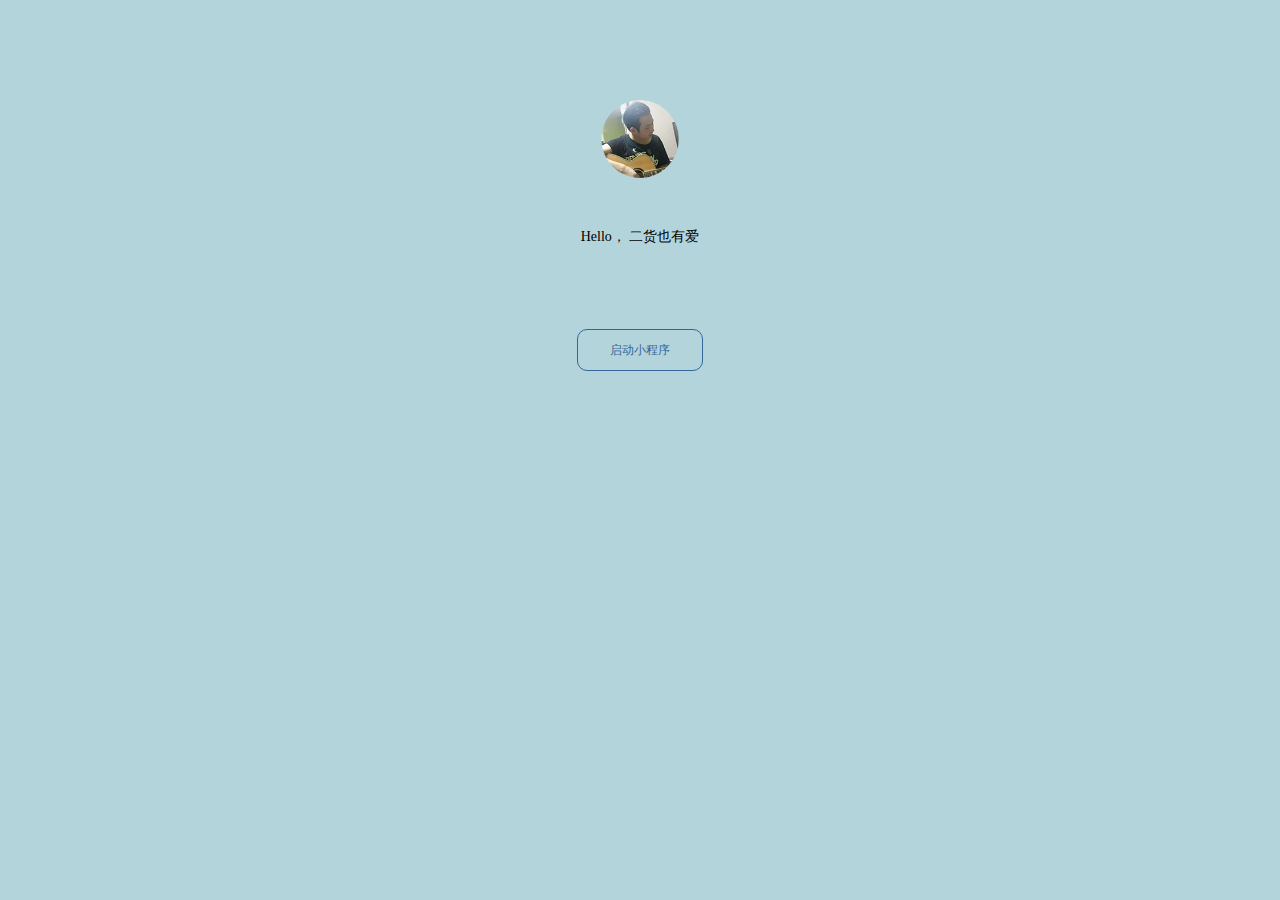
<file: index.html>
<!DOCTYPE html>
<html lang="en">
<head>
    <meta charset="UTF-8">
    <meta name="viewport"
          content="width=device-width, user-scalable=no, initial-scale=1.0, maximum-scale=1.0, minimum-scale=1.0">
    <title>Title</title>
    <link rel="stylesheet" href="css/common.css">
    <style>
        body{
            background: #b3d4db;
        }
        .header{
        text-align: center;
        }
        .start_03{
            width: 3.9rem;
            height: 3.9rem;
            margin-top: 5rem;
        }
        p{
            font-size: 0.7rem;
            margin-top: 2.25rem;
            margin-bottom: 4.5rem;
        }
        .header .btn{
            border: 1px solid #336699;
            padding: 0.65rem 1.6rem;
            border-radius: 0.5rem;
            color: #336699;
            font-size: 0.6rem;
        }
    </style>
</head>
<body>
<section class="header">
    <img src="images/start_03.png" alt="" class="start_03">
    <p>Hello， 二货也有爱</p>
    <a href="index-article.html" class="btn">启动小程序</a>
</section>

</body>
</html>
</file>
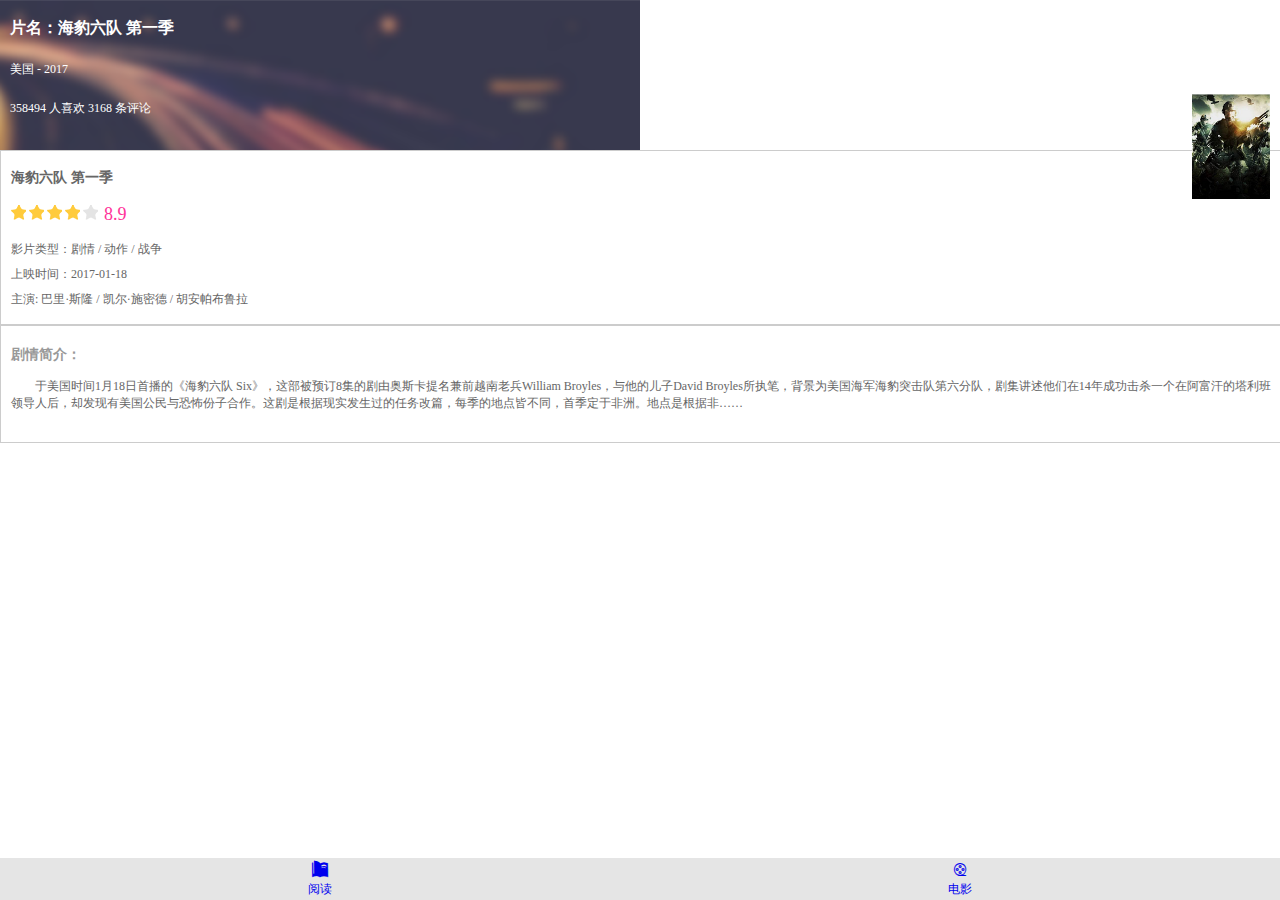
<file: dy_details.html>
<!DOCTYPE html>
<html lang="en">
<head>
    <meta charset="UTF-8">
    <meta name="viewport"
          content="width=device-width, user-scalable=no, initial-scale=1.0, maximum-scale=1.0, minimum-scale=1.0">
    <title>Title</title>
    <link rel="stylesheet" href="css/common.css">
    <style>
        body{
            background: #ffffff;
        }
        .header{
            width: 100%;
            height: 7.5rem;
            background: url(images/dy_details_02.png) no-repeat;
            color: #ffffff;
            position: relative;
        }
        .header > *{
            margin-left: 0.5rem;
            margin-right: 0.5rem;
        }
        .header h1{
            font-size: 0.8rem;
            padding-top: 0.9rem;
            padding-bottom: 1.1rem;
        }
        .header p{
            font-size: 0.6rem;
            padding-bottom: 1.1rem;
        }
        .header .header_img{
            width: 3.9rem;
            height: 5.3rem;
            position: absolute;
            right: 0;
            bottom: -2.5rem;
        }
        .page01{
            width: 100%;
            border: 1px solid #CCCCCC;
        }
        .page01 > *{
            margin-left: 0.5rem;
        }
        .page01 h2{
            font-size: 0.7rem;
            color: #666666;
            padding-top: 0.9rem;
            padding-bottom: 0.75rem;
        }
        .page01 .icon .icon_text{
            color: #ff3399;
            font-size: 0.9rem;
        }
        .page01 .icon{
            padding-bottom: 0.8rem;
        }
        .page01 p{
            color: #666666;
            font-size: 0.6rem;
            padding-bottom: 0.4rem;
        }
        .page01 p:last-child{
            padding-bottom: 0.8rem;
        }
        .page02{
            width: 100%;
            border: 1px solid #CCCCCC;

        }
        .page02 > *{
            margin-left: 0.5rem;
            margin-right: 0.5rem;
        }
        .page02 h3{
            font-size: 0.7rem;
            color: #999999;
            padding-top: 1rem;
            padding-bottom: 0.7rem;
        }
        .page02 .text{
            color: #666666;
            font-size: 0.6rem;
            text-indent: 1.2rem;
            padding-bottom:1.5rem ;
        }

    </style>
</head>
<body>
<section class="header">
    <h1>片名：海豹六队 第一季</h1>
    <p>美国 - 2017</p>
    <p>358494    人喜欢       3168   条评论</p>
    <div class="header_img"><img src="images/filmsy_03.png" alt=""width="100%"></div>
</section>
<section class="page01">
    <h2>海豹六队 第一季</h2>
    <div class="icon">
        <img src="images/filmsy_03_1_03.png" alt="">
        <span class="icon_text">8.9</span>
    </div>
    <p>影片类型：剧情 / 动作 / 战争</p>
    <p>上映时间：2017-01-18</p>
    <p>主演: 巴里·斯隆 / 凯尔·施密德 / 胡安帕布鲁拉</p>


</section>
<section class="page02">
    <h3>剧情简介：</h3>
    <div class="text">
        <p>于美国时间1月18日首播的《海豹六队 Six》，这部被预订8集的剧由奥斯卡提名兼前越南老兵William Broyles，与他的儿子David Broyles所执笔，背景为美国海军海豹突击队第六分队，剧集讲述他们在14年成功击杀一个在阿富汗的塔利班领导人后，却发现有美国公民与恐怖份子合作。这剧是根据现实发生过的任务改篇，每季的地点皆不同，首季定于非洲。地点是根据非……</p>
    </div>
</section>
<section class="page03">

</section>

<section class="footer">
    <a href="index-article.html">
        <div class="icon a">
            <i class="iconfont">&#xe612;</i>
            <span>阅读</span>
        </div>
    </a>
    <div class="icon">
        <a href="index_film.html">
            <i class="iconfont">&#xe619;</i>
            <span>电影</span>
        </a>

    </div>
</section>
</body>
</html>
</file>
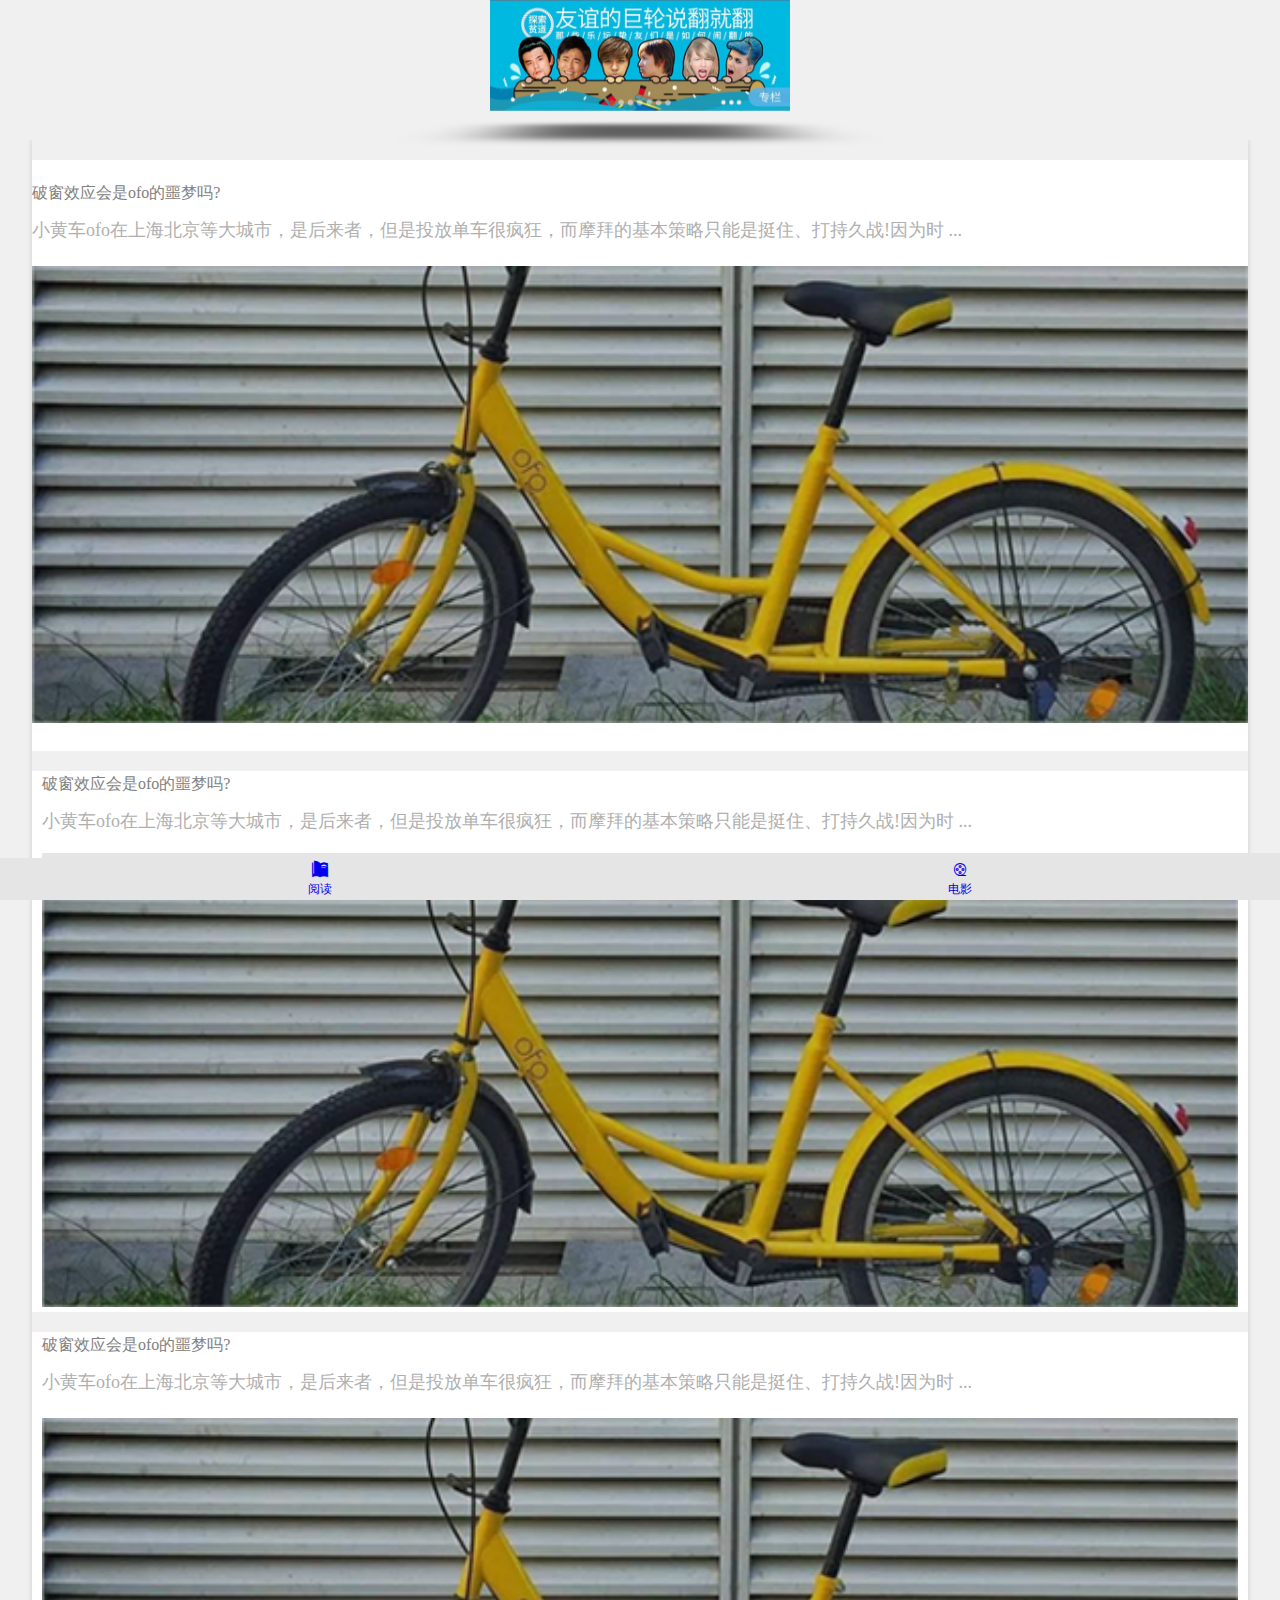
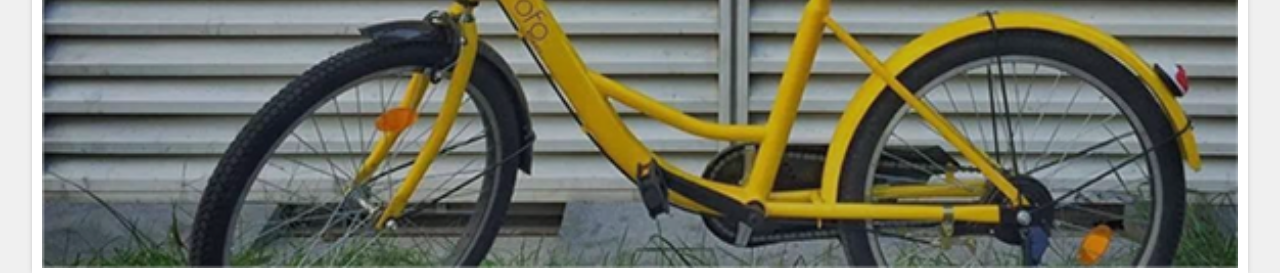
<file: index-article.html>
<!DOCTYPE html>
<html lang="en">
<head>
    <meta charset="UTF-8">
    <meta name="viewport"
          content="width=device-width, user-scalable=no, initial-scale=1.0">
    <title>Title</title>
    <link rel="stylesheet" href="css/swiper.min.css">
    <link rel="stylesheet" href="css/common.css">
    <style>
        body{
            background: #f0f0f0;
        }
        .content{
            margin-top: 1rem;
            width: 100%;
            overflow: hidden;
        }
        .content .list{
            width: 95%;
            overflow: hidden;
            margin: auto;
            box-shadow: 0px 0px 5px #cccccc;
        }
        .content .list .item{
            margin-top: 0px;
            margin-bottom: 0px;
            background: #ffffff;
            overflow: hidden;
        }
        .content .list .item{
            margin-top: 1rem;
        }
        .content .list .item .text{
            margin-top: 0.7rem;
            margin-bottom: 1.2rem;
            color: #afafaf;
            font-size: 0.9rem;
        }
        .content .list .item >*{
            margin-left: 10px;
            margin-right: 10px;
        }
        ul li h1{
            font-size: 0.8rem;
            color: #818181;
            font-weight: normal;

        }
        .footer{
            margin-top:-0.45rem ;
            margin-bottom: 1.2rem;
        }
        .footer .icon-warp{
            display: inline-block;
            color: #afafaf;
            font-size: 0.6rem;
        }
        /*banner*/
        .swiper-container {
            width: 300px;
            height: 120px;
        }
        .swiper-slide {
            background-position: center;
            background-size: cover;
        }
        .swiper-container img{
            width: 100%;
        }
        .banner .swiper-wrapper{
            width:100%;
        }


    </style>
</head>
<body>
<header class="banner">
    <div class="swiper-container">
        <div class="swiper-wrapper">
            <div class="swiper-slide"><img src="images/wz_list_02.png" alt=""></div>
            <div class="swiper-slide"><img src="images/wz_list4_02.png" alt=""></div>
            <div class="swiper-slide"><img src="images/wz_list_03_02.png" alt=""></div>

        </div>
    </div>

</header>
<section class="content">
    <ul class="list">
        <li class="item">
            <a href="index_film_details.html">
                <h1>破窗效应会是ofo的噩梦吗?</h1>
                <p class="text">小黄车ofo在上海北京等大城市，是后来者，但是投放单车很疯狂，而摩拜的基本策略只能是挺住、打持久战!因为时 ...</p>
                <div><img src="images/wz_list_05.png" alt="" width="100%"></div>
            </a>
        <div class="footer">
            <p class="icon-warp">
                <i class="iconfont">&#xe639;</i>
                <span>520</span>
            </p>
            <p class="icon-warp">
                <i class="iconfont">&#xe655;</i>
                <span>520</span>
            </p>
        </div>
    </li>
        <li class="item">
        <h1>破窗效应会是ofo的噩梦吗?</h1>
        <p class="text">小黄车ofo在上海北京等大城市，是后来者，但是投放单车很疯狂，而摩拜的基本策略只能是挺住、打持久战!因为时 ...</p>
        <div><img src="images/wz_list_05.png" alt="" width="100%"></div>
        <div class="footer">
            <p class="icon-warp">
                <i class="iconfont">&#xe639;</i>
                <span>520</span>
            </p>
            <p class="icon-warp">
                <i class="iconfont">&#xe655;</i>
                <span>520</span>
            </p>
        </div>
    </li>
        <li class="item">
        <h1>破窗效应会是ofo的噩梦吗?</h1>
        <p class="text">小黄车ofo在上海北京等大城市，是后来者，但是投放单车很疯狂，而摩拜的基本策略只能是挺住、打持久战!因为时 ...</p>
        <div><img src="images/wz_list_05.png" alt="" width="100%"></div>
        <div class="footer">
            <p class="icon-warp">
                <i class="iconfont">&#xe639;</i>
                <span>520</span>
            </p>
            <p class="icon-warp">
                <i class="iconfont">&#xe655;</i>
                <span>520</span>
            </p>
        </div>
    </li>
    </ul>
</section>
<section class="footer" style="bottom: -24px">
    <div class="icon a">
        <a href="index-article.html">
            <i class="iconfont">&#xe612;</i>
            <span>阅读</span>
        </a>
    </div>
    <div class="icon">
        <a href="index_film.html">
        <i class="iconfont">&#xe619;</i>
        <span>电影</span>
        </a>
    </div>
</section>
</body>
</html>
<script src="js/swiper.min.js"></script>
<script>
    var swiper = new Swiper('.swiper-container', {
        pagination: '.swiper-pagination',
        effect: 'cube',
        grabCursor: true,
        cube: {
            shadow: true,
            slideShadows: true,
            shadowOffset: 20,
            shadowScale: 0.94
        }
    });
</script>
</file>
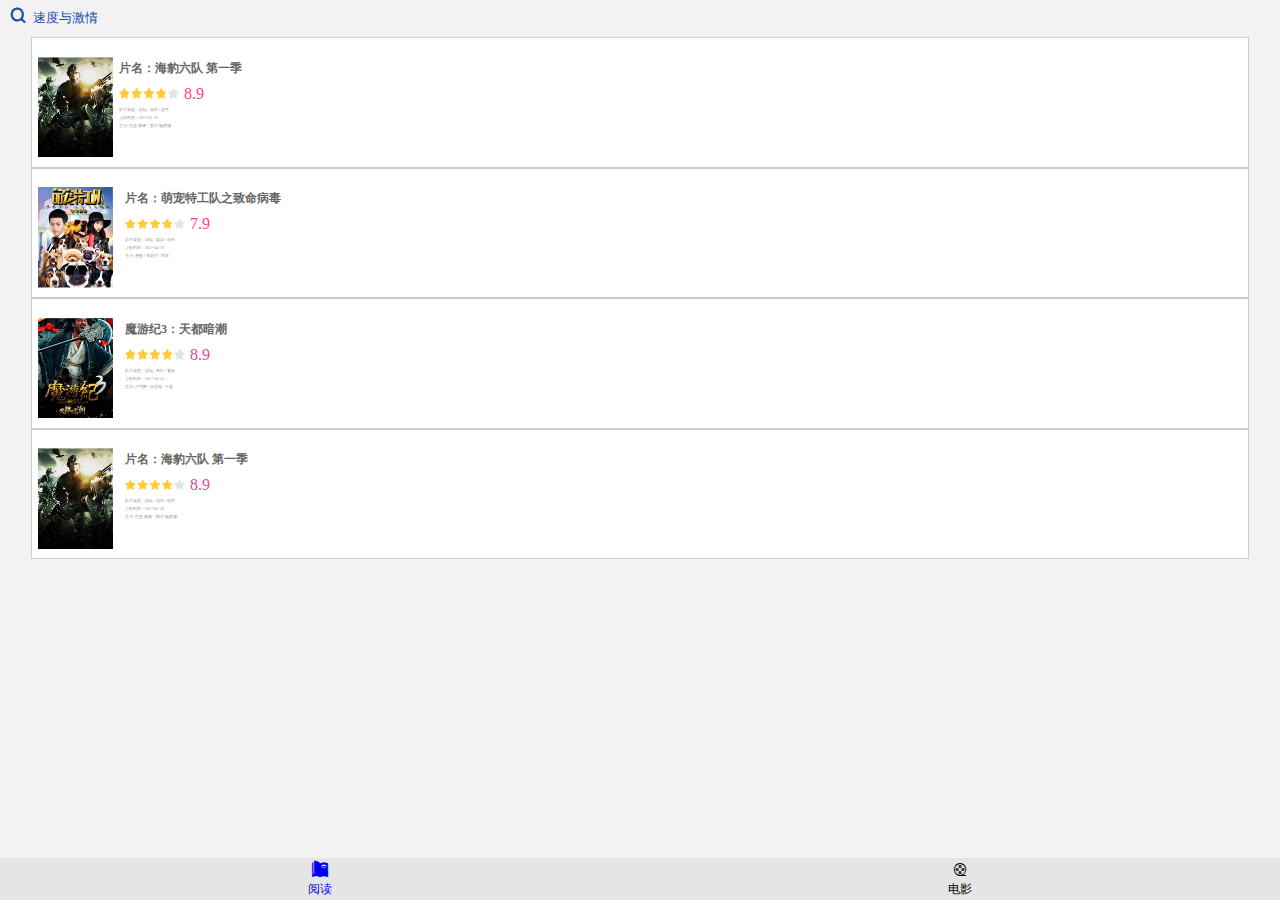
<file: index_film.html>
<!DOCTYPE html>
<html lang="en">
<head>
    <meta charset="UTF-8">
    <meta name="viewport"
          content="width=device-width, user-scalable=no, initial-scale=1.0, maximum-scale=1.0, minimum-scale=1.0">
    <title>Title</title>
    <link rel="stylesheet" href="css/common.css">
    <style>
        body{
            background: #f2f2f2;
        }
        .content{
            width: 100%;
            margin-top: 0.3rem;
        }
        .content .list{
            width: 100%;
        }
        .content .list .line{
            width: 95%;
            overflow: hidden;
            background: #ffffff;
            margin: auto;
            padding-top:0.925rem ;
            padding-bottom: 0.5rem;
            border: 1px solid #cccccc;
        }
        .content .list .line > *{
            margin-left:0.3rem ;
            margin-right:0.3rem ;
        }
        .content .list .line div{
            float: left;
        }
        .content .list .line .line_img{
            width: 3.75rem;
            height: 5rem;
            padding-top: 0rem;

        }
        .content .list .line .right{
            margin-top: 0.3rem;
            width: 9.25rem;
        }
        .content .list .line .right h1{
            font-size: 0.6rem;
            color: #666666;
            margin-top: -0.15rem;
            margin-bottom: 0.2rem;
        }
        .content .list .line .right span{
            color: #ff3a97;
        }
        .content .list .line .right .text{
            font-size: 0.2rem;
            margin-top: 0.15rem;
            color: #989898;
        }
        .content .list .line .right .icon img{
            width: 3rem;
        }
        .content .list .line .right .icon span{
            font-size: 0.8rem;
        }
        /*header*/
        .search{
            width: 100%;
            overflow: hidden;
            margin-left: 0.5rem;
        }
        .search >*{
            display: inline-block;
        }
        .search div{
            padding: 0.2rem 0;
        }
        .search input{
            width: 86%;
            background: #f2f2f2;
            color: #214da6;
            border: none;
            outline: none;
        }
        .search div i{
            color: #244fa7;
            font-weight: bold;

        }
    </style>
</head>
<body>
<header class="search">
    <div><i class="iconfont">&#xe60c;</i></div>
    <input type="search" value="速度与激情">
</header>
<section class="content">
    <ul class="list">
        <li class="line">
            <div class="line_img"><img src="images/filmsy_03.png" alt="" width="100%"></div>
            <a href="dy_details.html">
                <div class="right">
                    <h1>片名：海豹六队 第一季</h1>
                    <p class="icon">
                        <img src="images/filmsy_03_1_03.png">
                        <span>8.9</span>
                    </p>
                    <p class="text">影片类型：剧情 / 动作 / 战争</p>
                    <p class="text">上映时间：2017-01-18</p>
                    <p class="text">主演: 巴里·斯隆 / 凯尔·施密德 </p>
                </div>
            </a>
        </li>
        <li class="line">
            <div class="line_img"><img src="images/filmsy_03_1_07.png" alt="" width="100%"></div>
            <div class="right">
                <h1>片名：萌宠特工队之致命病毒</h1>
                <p class="icon">
                    <img src="images/filmsy_03_1_03.png">
                    <span>7.9</span>
                </p>
                <p class="text">影片类型：剧情 / 喜剧 / 动作</p>
                <p class="text">上映时间：2017-04-18</p>
                <p class="text">主演: 崔航 / 李若宁 / 郑东</p>
            </div>
        </li>
        <li class="line">
            <div class="line_img"><img src="images/filmsy_08.png" alt="" width="100%"></div>
            <div class="right">
                <h1>魔游纪3：天都暗潮</h1>
                <p class="icon">
                    <img src="images/filmsy_03_1_03.png">
                    <span>8.9</span>
                </p>
                <p class="text">影片类型：剧情 / 奇幻 / 冒险</p>
                <p class="text">上映时间：2017-04-14</p>
                <p class="text">主演: 卢宇静 / 余浩瑞 / 于磊  </p>
            </div>
        </li>
        <li class="line">
            <div class="line_img"><img src="images/filmsy_03.png" alt="" width="100%"></div>
            <div class="right">
                <h1>片名：海豹六队 第一季</h1>
                <p class="icon">
                    <img src="images/filmsy_03_1_03.png">
                    <span>8.9</span>
                </p>
                <p class="text">影片类型：剧情 / 动作 / 战争</p>
                <p class="text">上映时间：2017-01-18</p>
                <p class="text">主演: 巴里·斯隆 / 凯尔·施密德 </p>
            </div>
        </li>
    </ul>
</section>
<section class="footer">
    <a href="index-article.html">
        <div class="icon a">
            <i class="iconfont">&#xe612;</i>
            <span>阅读</span>
        </div>
    </a>
    <div class="icon">
            <i class="iconfont">&#xe619;</i>
            <span>电影</span>

    </div>
</section>
</body>
</html>
</file>
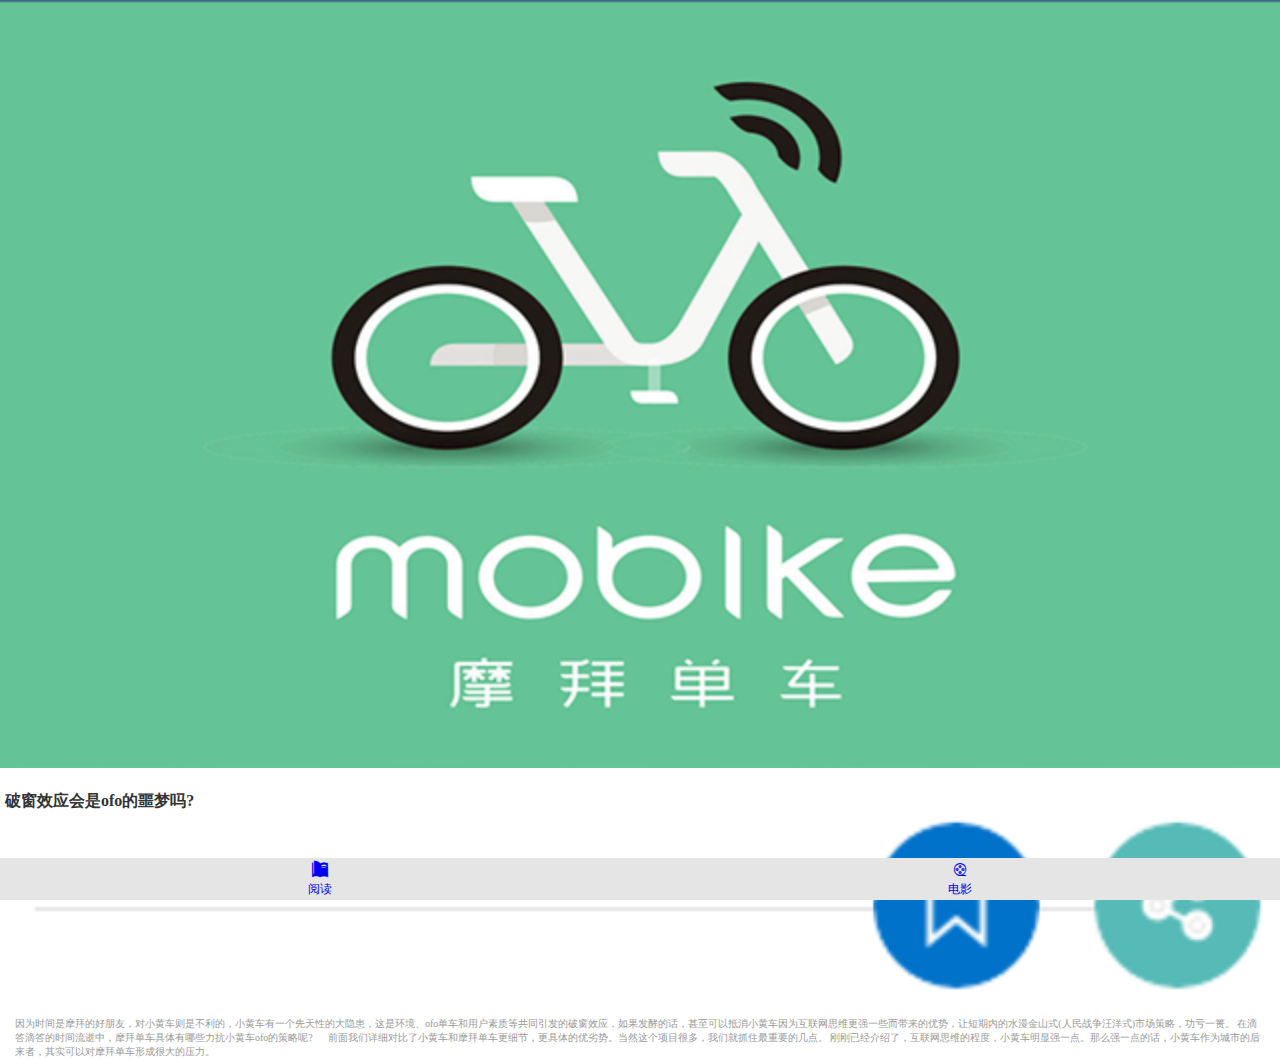
<file: index_film_details.html>
<!DOCTYPE html>
<html lang="en">
<head>
    <meta charset="UTF-8">
    <meta name="viewport"
          content="width=device-width, user-scalable=no, initial-scale=1.0, maximum-scale=1.0, minimum-scale=1.0">
    <title>Title</title>
    <link rel="stylesheet" href="css/common.css">
    <style>
        body{
            background: #ffffff;
        }
        .content{
            width: 100%;
            overflow: hidden;
        }
        .content > *{
            margin-left: 5px;
            margin-right: 5px;

        }
        .content h1{
            margin-top: 0.9rem;
            font-size: 0.8rem;
            color: #333333;
        }
        .content div{
            margin-bottom: 0.5rem;
        }
        .content p{
            font-size: 0.5rem;
            color: #999999;
            padding-left: 10px;
            padding-right: 10px;
        }

    </style>
</head>
<body>
<header>
    <img src="images/wz_details_02.png" alt="" width="100%">
</header>
<section class="content">
    <h1>破窗效应会是ofo的噩梦吗?</h1>
    <div><img src="images/wz_details_05.png" alt="" width="100%"></div>
    <p>因为时间是摩拜的好朋友，对小黄车则是不利的，小黄车有一个先天性的大隐患，这是环境、ofo单车和用户素质等共同引发的破窗效应，如果发酵的话，甚至可以抵消小黄车因为互联网思维更强一些而带来的优势，让短期内的水漫金山式(人民战争汪洋式)市场策略，功亏一篑。       在滴答滴答的时间流逝中，摩拜单车具体有哪些力抗小黄车ofo的策略呢?
        　    前面我们详细对比了小黄车和摩拜单车更细节，更具体的优劣势。当然这个项目很多，我们就抓住最重要的几点。
        刚刚已经介绍了，互联网思维的程度，小黄车明显强一点。那么强一点的话，小黄车作为城市的后来者，其实可以对摩拜单车形成很大的压力。</p>
</section>
<section class="footer">
    <a href="index-article.html">
        <div class="icon a">
            <i class="iconfont">&#xe612;</i>
            <span>阅读</span>
        </div>
    </a>
    <div class="icon">
        <a href="index_film.html">
            <i class="iconfont">&#xe619;</i>
            <span>电影</span>
        </a>

    </div>
</section>
</body>
</html>
</file>
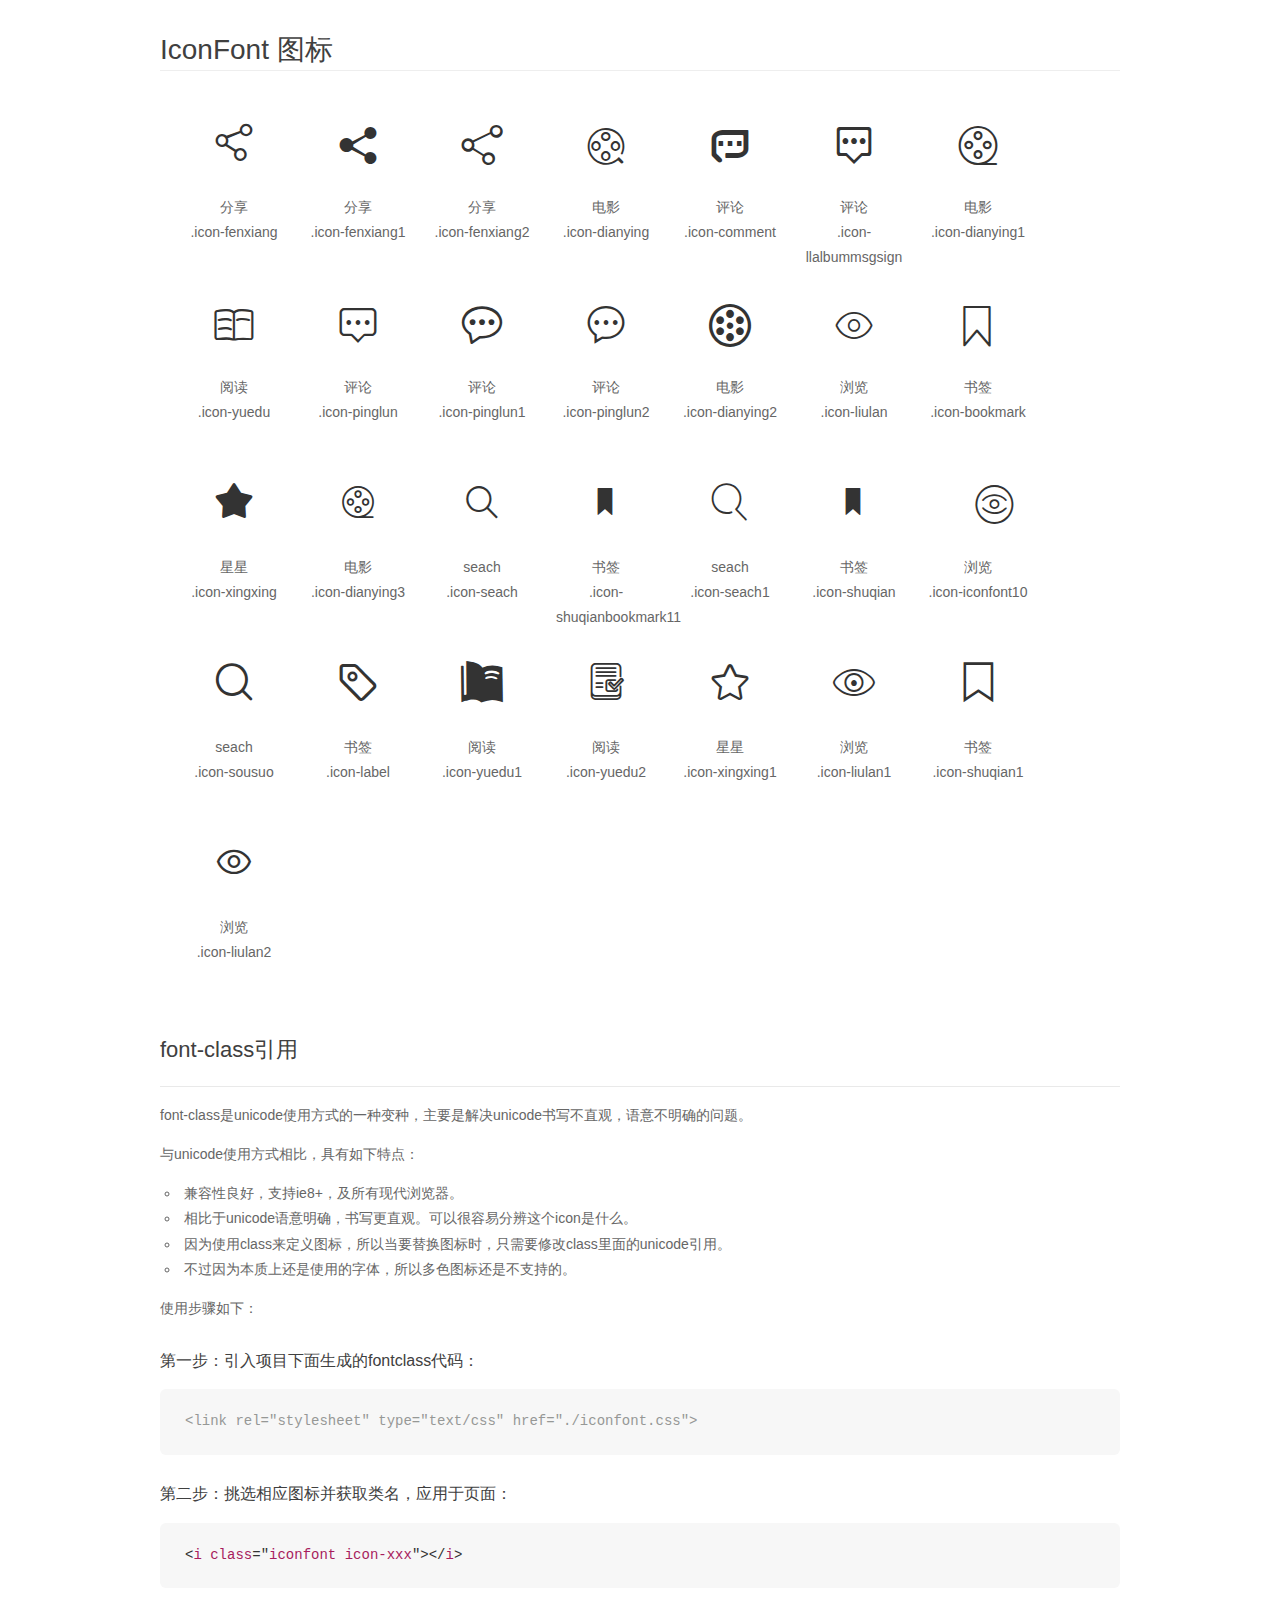
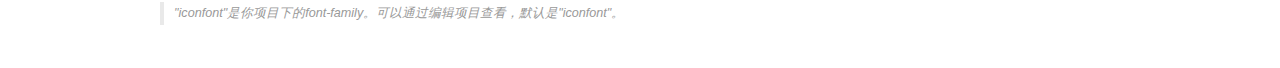
<file: css/font_u5ecckxj5uxzjjor/demo_fontclass.html>
<!DOCTYPE html>
<html>
<head>
    <meta charset="utf-8"/>
    <title>IconFont</title>
    <link rel="stylesheet" href="demo.css">
    <link rel="stylesheet" href="iconfont.css">
</head>
<body>
    <div class="main markdown">
        <h1>IconFont 图标</h1>
        <ul class="icon_lists clear">
            
                <li>
                <i class="icon iconfont icon-fenxiang"></i>
                    <div class="name">分享</div>
                    <div class="fontclass">.icon-fenxiang</div>
                </li>
            
                <li>
                <i class="icon iconfont icon-fenxiang1"></i>
                    <div class="name">分享</div>
                    <div class="fontclass">.icon-fenxiang1</div>
                </li>
            
                <li>
                <i class="icon iconfont icon-fenxiang2"></i>
                    <div class="name">分享</div>
                    <div class="fontclass">.icon-fenxiang2</div>
                </li>
            
                <li>
                <i class="icon iconfont icon-dianying"></i>
                    <div class="name">电影</div>
                    <div class="fontclass">.icon-dianying</div>
                </li>
            
                <li>
                <i class="icon iconfont icon-comment"></i>
                    <div class="name">评论</div>
                    <div class="fontclass">.icon-comment</div>
                </li>
            
                <li>
                <i class="icon iconfont icon-llalbummsgsign"></i>
                    <div class="name">评论</div>
                    <div class="fontclass">.icon-llalbummsgsign</div>
                </li>
            
                <li>
                <i class="icon iconfont icon-dianying1"></i>
                    <div class="name">电影</div>
                    <div class="fontclass">.icon-dianying1</div>
                </li>
            
                <li>
                <i class="icon iconfont icon-yuedu"></i>
                    <div class="name">阅读</div>
                    <div class="fontclass">.icon-yuedu</div>
                </li>
            
                <li>
                <i class="icon iconfont icon-pinglun"></i>
                    <div class="name">评论</div>
                    <div class="fontclass">.icon-pinglun</div>
                </li>
            
                <li>
                <i class="icon iconfont icon-pinglun1"></i>
                    <div class="name">评论</div>
                    <div class="fontclass">.icon-pinglun1</div>
                </li>
            
                <li>
                <i class="icon iconfont icon-pinglun2"></i>
                    <div class="name">评论</div>
                    <div class="fontclass">.icon-pinglun2</div>
                </li>
            
                <li>
                <i class="icon iconfont icon-dianying2"></i>
                    <div class="name">电影</div>
                    <div class="fontclass">.icon-dianying2</div>
                </li>
            
                <li>
                <i class="icon iconfont icon-liulan"></i>
                    <div class="name">浏览</div>
                    <div class="fontclass">.icon-liulan</div>
                </li>
            
                <li>
                <i class="icon iconfont icon-bookmark"></i>
                    <div class="name">书签</div>
                    <div class="fontclass">.icon-bookmark</div>
                </li>
            
                <li>
                <i class="icon iconfont icon-xingxing"></i>
                    <div class="name">星星</div>
                    <div class="fontclass">.icon-xingxing</div>
                </li>
            
                <li>
                <i class="icon iconfont icon-dianying3"></i>
                    <div class="name">电影</div>
                    <div class="fontclass">.icon-dianying3</div>
                </li>
            
                <li>
                <i class="icon iconfont icon-seach"></i>
                    <div class="name">seach</div>
                    <div class="fontclass">.icon-seach</div>
                </li>
            
                <li>
                <i class="icon iconfont icon-shuqianbookmark11"></i>
                    <div class="name">书签</div>
                    <div class="fontclass">.icon-shuqianbookmark11</div>
                </li>
            
                <li>
                <i class="icon iconfont icon-seach1"></i>
                    <div class="name">seach</div>
                    <div class="fontclass">.icon-seach1</div>
                </li>
            
                <li>
                <i class="icon iconfont icon-shuqian"></i>
                    <div class="name">书签</div>
                    <div class="fontclass">.icon-shuqian</div>
                </li>
            
                <li>
                <i class="icon iconfont icon-iconfont10"></i>
                    <div class="name">浏览</div>
                    <div class="fontclass">.icon-iconfont10</div>
                </li>
            
                <li>
                <i class="icon iconfont icon-sousuo"></i>
                    <div class="name">seach</div>
                    <div class="fontclass">.icon-sousuo</div>
                </li>
            
                <li>
                <i class="icon iconfont icon-label"></i>
                    <div class="name">书签</div>
                    <div class="fontclass">.icon-label</div>
                </li>
            
                <li>
                <i class="icon iconfont icon-yuedu1"></i>
                    <div class="name">阅读</div>
                    <div class="fontclass">.icon-yuedu1</div>
                </li>
            
                <li>
                <i class="icon iconfont icon-yuedu2"></i>
                    <div class="name">阅读</div>
                    <div class="fontclass">.icon-yuedu2</div>
                </li>
            
                <li>
                <i class="icon iconfont icon-xingxing1"></i>
                    <div class="name">星星</div>
                    <div class="fontclass">.icon-xingxing1</div>
                </li>
            
                <li>
                <i class="icon iconfont icon-liulan1"></i>
                    <div class="name">浏览</div>
                    <div class="fontclass">.icon-liulan1</div>
                </li>
            
                <li>
                <i class="icon iconfont icon-shuqian1"></i>
                    <div class="name">书签</div>
                    <div class="fontclass">.icon-shuqian1</div>
                </li>
            
                <li>
                <i class="icon iconfont icon-liulan2"></i>
                    <div class="name">浏览</div>
                    <div class="fontclass">.icon-liulan2</div>
                </li>
            
        </ul>

        <h2 id="font-class-">font-class引用</h2>
        <hr>

        <p>font-class是unicode使用方式的一种变种，主要是解决unicode书写不直观，语意不明确的问题。</p>
        <p>与unicode使用方式相比，具有如下特点：</p>
        <ul>
        <li>兼容性良好，支持ie8+，及所有现代浏览器。</li>
        <li>相比于unicode语意明确，书写更直观。可以很容易分辨这个icon是什么。</li>
        <li>因为使用class来定义图标，所以当要替换图标时，只需要修改class里面的unicode引用。</li>
        <li>不过因为本质上还是使用的字体，所以多色图标还是不支持的。</li>
        </ul>
        <p>使用步骤如下：</p>
        <h3 id="-fontclass-">第一步：引入项目下面生成的fontclass代码：</h3>


        <pre><code class="lang-js hljs javascript"><span class="hljs-comment">&lt;link rel="stylesheet" type="text/css" href="./iconfont.css"&gt;</span></code></pre>
        <h3 id="-">第二步：挑选相应图标并获取类名，应用于页面：</h3>
        <pre><code class="lang-css hljs">&lt;<span class="hljs-selector-tag">i</span> <span class="hljs-selector-tag">class</span>="<span class="hljs-selector-tag">iconfont</span> <span class="hljs-selector-tag">icon-xxx</span>"&gt;&lt;/<span class="hljs-selector-tag">i</span>&gt;</code></pre>
        <blockquote>
        <p>"iconfont"是你项目下的font-family。可以通过编辑项目查看，默认是"iconfont"。</p>
        </blockquote>
    </div>
</body>
</html>
</file>
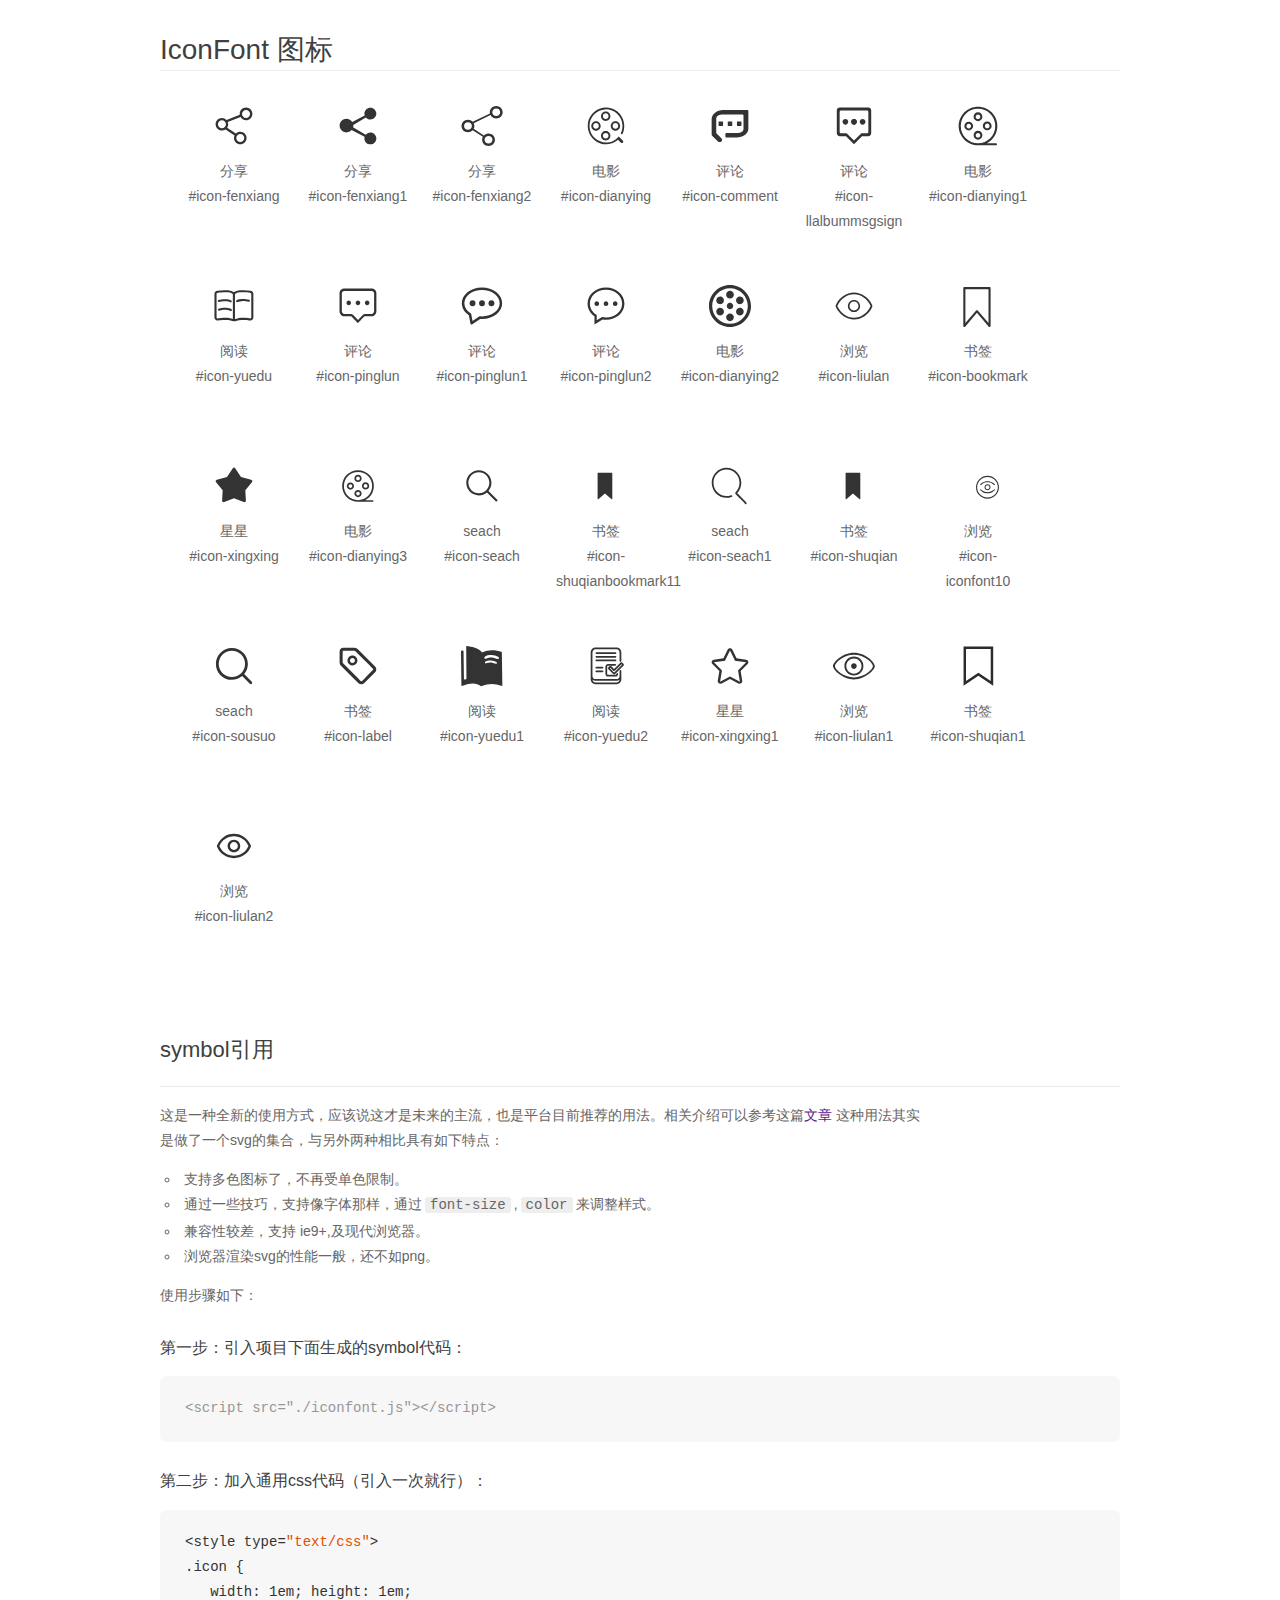
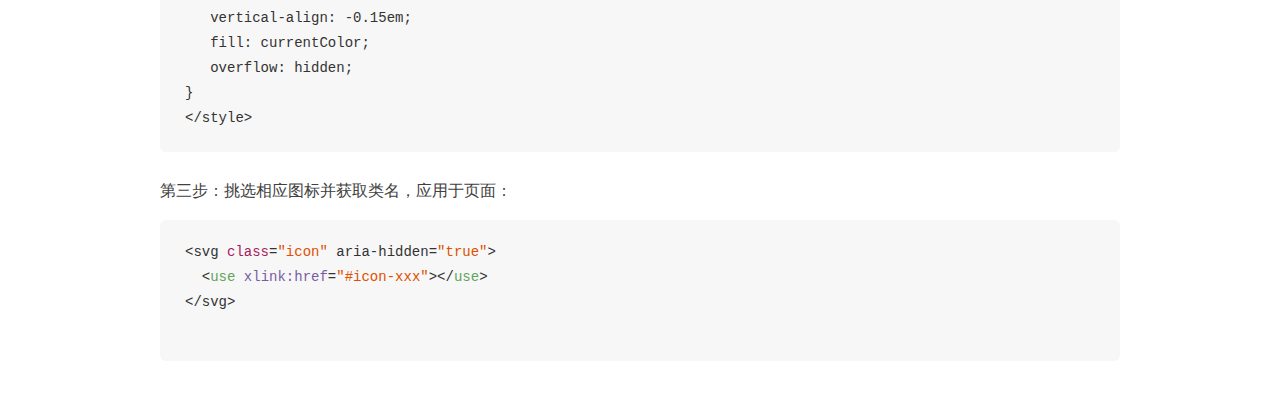
<file: css/font_u5ecckxj5uxzjjor/demo_symbol.html>
<!DOCTYPE html>
<html>
<head>
    <meta charset="utf-8"/>
    <title>IconFont</title>
    <link rel="stylesheet" href="demo.css">
    <script src="iconfont.js"></script>

    <style type="text/css">
        .icon {
          /* 通过设置 font-size 来改变图标大小 */
          width: 1em; height: 1em;
          /* 图标和文字相邻时，垂直对齐 */
          vertical-align: -0.15em;
          /* 通过设置 color 来改变 SVG 的颜色/fill */
          fill: currentColor;
          /* path 和 stroke 溢出 viewBox 部分在 IE 下会显示
             normalize.css 中也包含这行 */
          overflow: hidden;
        }

    </style>
</head>
<body>
    <div class="main markdown">
        <h1>IconFont 图标</h1>
        <ul class="icon_lists clear">
            
                <li>
                    <svg class="icon" aria-hidden="true">
                        <use xlink:href="#icon-fenxiang"></use>
                    </svg>
                    <div class="name">分享</div>
                    <div class="fontclass">#icon-fenxiang</div>
                </li>
            
                <li>
                    <svg class="icon" aria-hidden="true">
                        <use xlink:href="#icon-fenxiang1"></use>
                    </svg>
                    <div class="name">分享</div>
                    <div class="fontclass">#icon-fenxiang1</div>
                </li>
            
                <li>
                    <svg class="icon" aria-hidden="true">
                        <use xlink:href="#icon-fenxiang2"></use>
                    </svg>
                    <div class="name">分享</div>
                    <div class="fontclass">#icon-fenxiang2</div>
                </li>
            
                <li>
                    <svg class="icon" aria-hidden="true">
                        <use xlink:href="#icon-dianying"></use>
                    </svg>
                    <div class="name">电影</div>
                    <div class="fontclass">#icon-dianying</div>
                </li>
            
                <li>
                    <svg class="icon" aria-hidden="true">
                        <use xlink:href="#icon-comment"></use>
                    </svg>
                    <div class="name">评论</div>
                    <div class="fontclass">#icon-comment</div>
                </li>
            
                <li>
                    <svg class="icon" aria-hidden="true">
                        <use xlink:href="#icon-llalbummsgsign"></use>
                    </svg>
                    <div class="name">评论</div>
                    <div class="fontclass">#icon-llalbummsgsign</div>
                </li>
            
                <li>
                    <svg class="icon" aria-hidden="true">
                        <use xlink:href="#icon-dianying1"></use>
                    </svg>
                    <div class="name">电影</div>
                    <div class="fontclass">#icon-dianying1</div>
                </li>
            
                <li>
                    <svg class="icon" aria-hidden="true">
                        <use xlink:href="#icon-yuedu"></use>
                    </svg>
                    <div class="name">阅读</div>
                    <div class="fontclass">#icon-yuedu</div>
                </li>
            
                <li>
                    <svg class="icon" aria-hidden="true">
                        <use xlink:href="#icon-pinglun"></use>
                    </svg>
                    <div class="name">评论</div>
                    <div class="fontclass">#icon-pinglun</div>
                </li>
            
                <li>
                    <svg class="icon" aria-hidden="true">
                        <use xlink:href="#icon-pinglun1"></use>
                    </svg>
                    <div class="name">评论</div>
                    <div class="fontclass">#icon-pinglun1</div>
                </li>
            
                <li>
                    <svg class="icon" aria-hidden="true">
                        <use xlink:href="#icon-pinglun2"></use>
                    </svg>
                    <div class="name">评论</div>
                    <div class="fontclass">#icon-pinglun2</div>
                </li>
            
                <li>
                    <svg class="icon" aria-hidden="true">
                        <use xlink:href="#icon-dianying2"></use>
                    </svg>
                    <div class="name">电影</div>
                    <div class="fontclass">#icon-dianying2</div>
                </li>
            
                <li>
                    <svg class="icon" aria-hidden="true">
                        <use xlink:href="#icon-liulan"></use>
                    </svg>
                    <div class="name">浏览</div>
                    <div class="fontclass">#icon-liulan</div>
                </li>
            
                <li>
                    <svg class="icon" aria-hidden="true">
                        <use xlink:href="#icon-bookmark"></use>
                    </svg>
                    <div class="name">书签</div>
                    <div class="fontclass">#icon-bookmark</div>
                </li>
            
                <li>
                    <svg class="icon" aria-hidden="true">
                        <use xlink:href="#icon-xingxing"></use>
                    </svg>
                    <div class="name">星星</div>
                    <div class="fontclass">#icon-xingxing</div>
                </li>
            
                <li>
                    <svg class="icon" aria-hidden="true">
                        <use xlink:href="#icon-dianying3"></use>
                    </svg>
                    <div class="name">电影</div>
                    <div class="fontclass">#icon-dianying3</div>
                </li>
            
                <li>
                    <svg class="icon" aria-hidden="true">
                        <use xlink:href="#icon-seach"></use>
                    </svg>
                    <div class="name">seach</div>
                    <div class="fontclass">#icon-seach</div>
                </li>
            
                <li>
                    <svg class="icon" aria-hidden="true">
                        <use xlink:href="#icon-shuqianbookmark11"></use>
                    </svg>
                    <div class="name">书签</div>
                    <div class="fontclass">#icon-shuqianbookmark11</div>
                </li>
            
                <li>
                    <svg class="icon" aria-hidden="true">
                        <use xlink:href="#icon-seach1"></use>
                    </svg>
                    <div class="name">seach</div>
                    <div class="fontclass">#icon-seach1</div>
                </li>
            
                <li>
                    <svg class="icon" aria-hidden="true">
                        <use xlink:href="#icon-shuqian"></use>
                    </svg>
                    <div class="name">书签</div>
                    <div class="fontclass">#icon-shuqian</div>
                </li>
            
                <li>
                    <svg class="icon" aria-hidden="true">
                        <use xlink:href="#icon-iconfont10"></use>
                    </svg>
                    <div class="name">浏览</div>
                    <div class="fontclass">#icon-iconfont10</div>
                </li>
            
                <li>
                    <svg class="icon" aria-hidden="true">
                        <use xlink:href="#icon-sousuo"></use>
                    </svg>
                    <div class="name">seach</div>
                    <div class="fontclass">#icon-sousuo</div>
                </li>
            
                <li>
                    <svg class="icon" aria-hidden="true">
                        <use xlink:href="#icon-label"></use>
                    </svg>
                    <div class="name">书签</div>
                    <div class="fontclass">#icon-label</div>
                </li>
            
                <li>
                    <svg class="icon" aria-hidden="true">
                        <use xlink:href="#icon-yuedu1"></use>
                    </svg>
                    <div class="name">阅读</div>
                    <div class="fontclass">#icon-yuedu1</div>
                </li>
            
                <li>
                    <svg class="icon" aria-hidden="true">
                        <use xlink:href="#icon-yuedu2"></use>
                    </svg>
                    <div class="name">阅读</div>
                    <div class="fontclass">#icon-yuedu2</div>
                </li>
            
                <li>
                    <svg class="icon" aria-hidden="true">
                        <use xlink:href="#icon-xingxing1"></use>
                    </svg>
                    <div class="name">星星</div>
                    <div class="fontclass">#icon-xingxing1</div>
                </li>
            
                <li>
                    <svg class="icon" aria-hidden="true">
                        <use xlink:href="#icon-liulan1"></use>
                    </svg>
                    <div class="name">浏览</div>
                    <div class="fontclass">#icon-liulan1</div>
                </li>
            
                <li>
                    <svg class="icon" aria-hidden="true">
                        <use xlink:href="#icon-shuqian1"></use>
                    </svg>
                    <div class="name">书签</div>
                    <div class="fontclass">#icon-shuqian1</div>
                </li>
            
                <li>
                    <svg class="icon" aria-hidden="true">
                        <use xlink:href="#icon-liulan2"></use>
                    </svg>
                    <div class="name">浏览</div>
                    <div class="fontclass">#icon-liulan2</div>
                </li>
            
        </ul>


        <h2 id="symbol-">symbol引用</h2>
        <hr>

        <p>这是一种全新的使用方式，应该说这才是未来的主流，也是平台目前推荐的用法。相关介绍可以参考这篇<a href="">文章</a>
        这种用法其实是做了一个svg的集合，与另外两种相比具有如下特点：</p>
        <ul>
          <li>支持多色图标了，不再受单色限制。</li>
          <li>通过一些技巧，支持像字体那样，通过<code>font-size</code>,<code>color</code>来调整样式。</li>
          <li>兼容性较差，支持 ie9+,及现代浏览器。</li>
          <li>浏览器渲染svg的性能一般，还不如png。</li>
        </ul>
        <p>使用步骤如下：</p>
        <h3 id="-symbol-">第一步：引入项目下面生成的symbol代码：</h3>
        <pre><code class="lang-js hljs javascript"><span class="hljs-comment">&lt;script src="./iconfont.js"&gt;&lt;/script&gt;</span></code></pre>
        <h3 id="-css-">第二步：加入通用css代码（引入一次就行）：</h3>
        <pre><code class="lang-js hljs javascript">&lt;style type=<span class="hljs-string">"text/css"</span>&gt;
.icon {
   width: <span class="hljs-number">1</span>em; height: <span class="hljs-number">1</span>em;
   vertical-align: <span class="hljs-number">-0.15</span>em;
   fill: currentColor;
   overflow: hidden;
}
&lt;<span class="hljs-regexp">/style&gt;</span></code></pre>
        <h3 id="-">第三步：挑选相应图标并获取类名，应用于页面：</h3>
        <pre><code class="lang-js hljs javascript">&lt;svg <span class="hljs-class"><span class="hljs-keyword">class</span></span>=<span class="hljs-string">"icon"</span> aria-hidden=<span class="hljs-string">"true"</span>&gt;<span class="xml"><span class="hljs-tag">
  &lt;<span class="hljs-name">use</span> <span class="hljs-attr">xlink:href</span>=<span class="hljs-string">"#icon-xxx"</span>&gt;</span><span class="hljs-tag">&lt;/<span class="hljs-name">use</span>&gt;</span>
</span>&lt;<span class="hljs-regexp">/svg&gt;
        </span></code></pre>
    </div>
</body>
</html>
</file>
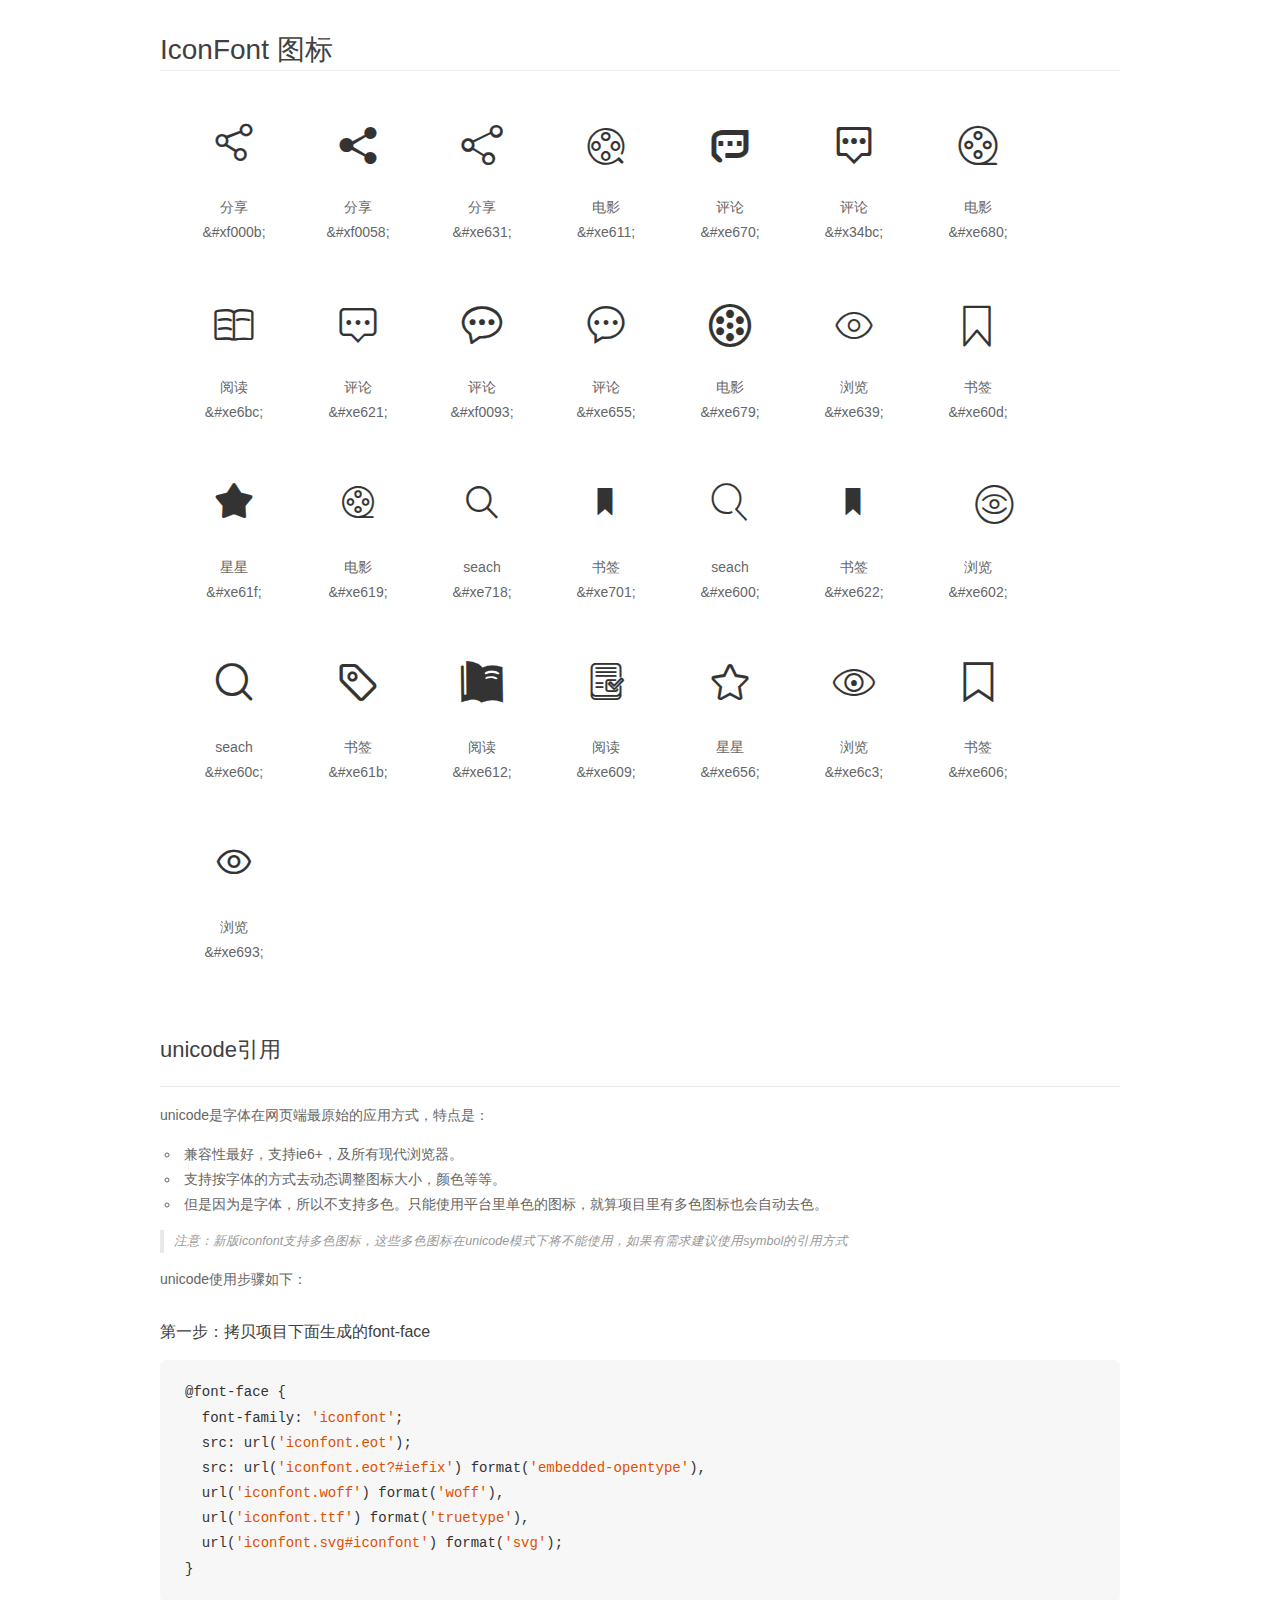
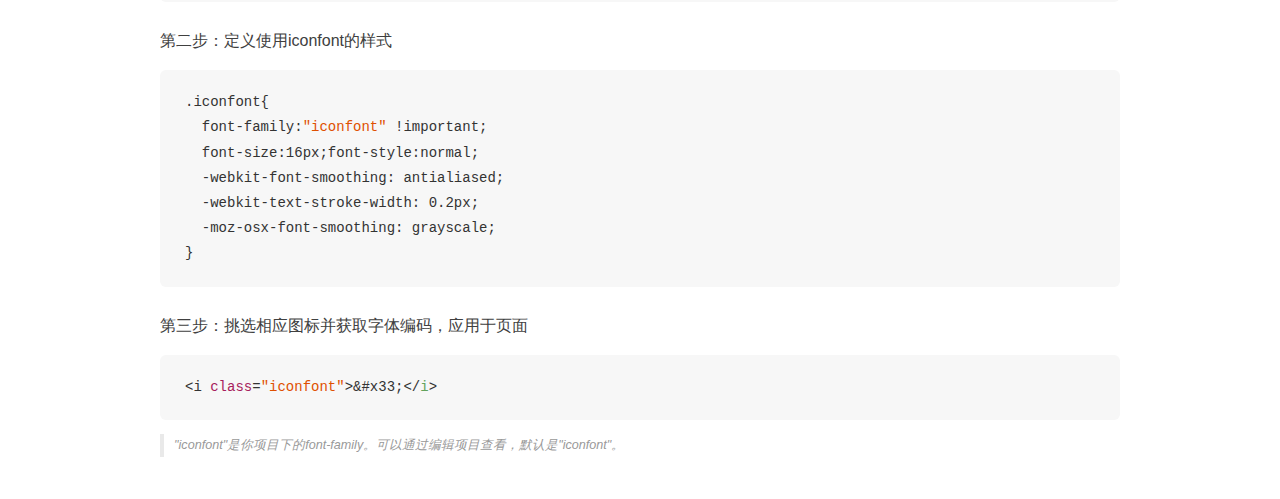
<file: css/font_u5ecckxj5uxzjjor/demo_unicode.html>
<!DOCTYPE html>
<html>
<head>
    <meta charset="utf-8"/>
    <title>IconFont</title>
    <link rel="stylesheet" href="demo.css">

    <style type="text/css">

        @font-face {font-family: "iconfont";
          src: url('iconfont.eot'); /* IE9*/
          src: url('iconfont.eot#iefix') format('embedded-opentype'), /* IE6-IE8 */
          url('iconfont.woff') format('woff'), /* chrome, firefox */
          url('iconfont.ttf') format('truetype'), /* chrome, firefox, opera, Safari, Android, iOS 4.2+*/
          url('iconfont.svg#iconfont') format('svg'); /* iOS 4.1- */
        }

        .iconfont {
          font-family:"iconfont" !important;
          font-size:16px;
          font-style:normal;
          -webkit-font-smoothing: antialiased;
          -webkit-text-stroke-width: 0.2px;
          -moz-osx-font-smoothing: grayscale;
        }

    </style>
</head>
<body>
    <div class="main markdown">
        <h1>IconFont 图标</h1>
        <ul class="icon_lists clear">
            
                <li>
                <i class="icon iconfont">&#xf000b;</i>
                    <div class="name">分享</div>
                    <div class="code">&amp;#xf000b;</div>
                </li>
            
                <li>
                <i class="icon iconfont">&#xf0058;</i>
                    <div class="name">分享</div>
                    <div class="code">&amp;#xf0058;</div>
                </li>
            
                <li>
                <i class="icon iconfont">&#xe631;</i>
                    <div class="name">分享</div>
                    <div class="code">&amp;#xe631;</div>
                </li>
            
                <li>
                <i class="icon iconfont">&#xe611;</i>
                    <div class="name">电影</div>
                    <div class="code">&amp;#xe611;</div>
                </li>
            
                <li>
                <i class="icon iconfont">&#xe670;</i>
                    <div class="name">评论</div>
                    <div class="code">&amp;#xe670;</div>
                </li>
            
                <li>
                <i class="icon iconfont">&#x34bc;</i>
                    <div class="name">评论</div>
                    <div class="code">&amp;#x34bc;</div>
                </li>
            
                <li>
                <i class="icon iconfont">&#xe680;</i>
                    <div class="name">电影</div>
                    <div class="code">&amp;#xe680;</div>
                </li>
            
                <li>
                <i class="icon iconfont">&#xe6bc;</i>
                    <div class="name">阅读</div>
                    <div class="code">&amp;#xe6bc;</div>
                </li>
            
                <li>
                <i class="icon iconfont">&#xe621;</i>
                    <div class="name">评论</div>
                    <div class="code">&amp;#xe621;</div>
                </li>
            
                <li>
                <i class="icon iconfont">&#xf0093;</i>
                    <div class="name">评论</div>
                    <div class="code">&amp;#xf0093;</div>
                </li>
            
                <li>
                <i class="icon iconfont">&#xe655;</i>
                    <div class="name">评论</div>
                    <div class="code">&amp;#xe655;</div>
                </li>
            
                <li>
                <i class="icon iconfont">&#xe679;</i>
                    <div class="name">电影</div>
                    <div class="code">&amp;#xe679;</div>
                </li>
            
                <li>
                <i class="icon iconfont">&#xe639;</i>
                    <div class="name">浏览</div>
                    <div class="code">&amp;#xe639;</div>
                </li>
            
                <li>
                <i class="icon iconfont">&#xe60d;</i>
                    <div class="name">书签</div>
                    <div class="code">&amp;#xe60d;</div>
                </li>
            
                <li>
                <i class="icon iconfont">&#xe61f;</i>
                    <div class="name">星星</div>
                    <div class="code">&amp;#xe61f;</div>
                </li>
            
                <li>
                <i class="icon iconfont">&#xe619;</i>
                    <div class="name">电影</div>
                    <div class="code">&amp;#xe619;</div>
                </li>
            
                <li>
                <i class="icon iconfont">&#xe718;</i>
                    <div class="name">seach</div>
                    <div class="code">&amp;#xe718;</div>
                </li>
            
                <li>
                <i class="icon iconfont">&#xe701;</i>
                    <div class="name">书签</div>
                    <div class="code">&amp;#xe701;</div>
                </li>
            
                <li>
                <i class="icon iconfont">&#xe600;</i>
                    <div class="name">seach</div>
                    <div class="code">&amp;#xe600;</div>
                </li>
            
                <li>
                <i class="icon iconfont">&#xe622;</i>
                    <div class="name">书签</div>
                    <div class="code">&amp;#xe622;</div>
                </li>
            
                <li>
                <i class="icon iconfont">&#xe602;</i>
                    <div class="name">浏览</div>
                    <div class="code">&amp;#xe602;</div>
                </li>
            
                <li>
                <i class="icon iconfont">&#xe60c;</i>
                    <div class="name">seach</div>
                    <div class="code">&amp;#xe60c;</div>
                </li>
            
                <li>
                <i class="icon iconfont">&#xe61b;</i>
                    <div class="name">书签</div>
                    <div class="code">&amp;#xe61b;</div>
                </li>
            
                <li>
                <i class="icon iconfont">&#xe612;</i>
                    <div class="name">阅读</div>
                    <div class="code">&amp;#xe612;</div>
                </li>
            
                <li>
                <i class="icon iconfont">&#xe609;</i>
                    <div class="name">阅读</div>
                    <div class="code">&amp;#xe609;</div>
                </li>
            
                <li>
                <i class="icon iconfont">&#xe656;</i>
                    <div class="name">星星</div>
                    <div class="code">&amp;#xe656;</div>
                </li>
            
                <li>
                <i class="icon iconfont">&#xe6c3;</i>
                    <div class="name">浏览</div>
                    <div class="code">&amp;#xe6c3;</div>
                </li>
            
                <li>
                <i class="icon iconfont">&#xe606;</i>
                    <div class="name">书签</div>
                    <div class="code">&amp;#xe606;</div>
                </li>
            
                <li>
                <i class="icon iconfont">&#xe693;</i>
                    <div class="name">浏览</div>
                    <div class="code">&amp;#xe693;</div>
                </li>
            
        </ul>
        <h2 id="unicode-">unicode引用</h2>
        <hr>

        <p>unicode是字体在网页端最原始的应用方式，特点是：</p>
        <ul>
        <li>兼容性最好，支持ie6+，及所有现代浏览器。</li>
        <li>支持按字体的方式去动态调整图标大小，颜色等等。</li>
        <li>但是因为是字体，所以不支持多色。只能使用平台里单色的图标，就算项目里有多色图标也会自动去色。</li>
        </ul>
        <blockquote>
        <p>注意：新版iconfont支持多色图标，这些多色图标在unicode模式下将不能使用，如果有需求建议使用symbol的引用方式</p>
        </blockquote>
        <p>unicode使用步骤如下：</p>
        <h3 id="-font-face">第一步：拷贝项目下面生成的font-face</h3>
        <pre><code class="lang-js hljs javascript">@font-face {
  font-family: <span class="hljs-string">'iconfont'</span>;
  src: url(<span class="hljs-string">'iconfont.eot'</span>);
  src: url(<span class="hljs-string">'iconfont.eot?#iefix'</span>) format(<span class="hljs-string">'embedded-opentype'</span>),
  url(<span class="hljs-string">'iconfont.woff'</span>) format(<span class="hljs-string">'woff'</span>),
  url(<span class="hljs-string">'iconfont.ttf'</span>) format(<span class="hljs-string">'truetype'</span>),
  url(<span class="hljs-string">'iconfont.svg#iconfont'</span>) format(<span class="hljs-string">'svg'</span>);
}
</code></pre>
        <h3 id="-iconfont-">第二步：定义使用iconfont的样式</h3>
        <pre><code class="lang-js hljs javascript">.iconfont{
  font-family:<span class="hljs-string">"iconfont"</span> !important;
  font-size:<span class="hljs-number">16</span>px;font-style:normal;
  -webkit-font-smoothing: antialiased;
  -webkit-text-stroke-width: <span class="hljs-number">0.2</span>px;
  -moz-osx-font-smoothing: grayscale;
}
</code></pre>
        <h3 id="-">第三步：挑选相应图标并获取字体编码，应用于页面</h3>
        <pre><code class="lang-js hljs javascript">&lt;i <span class="hljs-class"><span class="hljs-keyword">class</span></span>=<span class="hljs-string">"iconfont"</span>&gt;&amp;#x33;<span class="xml"><span class="hljs-tag">&lt;/<span class="hljs-name">i</span>&gt;</span></span></code></pre>

        <blockquote>
        <p>"iconfont"是你项目下的font-family。可以通过编辑项目查看，默认是"iconfont"。</p>
        </blockquote>
    </div>


</body>
</html>
</file>
<file: css/common.css>
body,h1,h2,h3,h4,h5,h6,li,ul,p{
    margin: 0;
    padding: 0;
    font-family: "微软雅黑";
}

html,body{
    font-size: 20px;
}

a{
    text-decoration: none;
}


/*iconfont*/

@font-face {
    font-family: 'iconfont';
    src: url('font_u5ecckxj5uxzjjor/iconfont.eot');
    src: url('font_u5ecckxj5uxzjjor/iconfont.eot?#iefix') format('embedded-opentype'),
    url('font_u5ecckxj5uxzjjor/iconfont.woff') format('woff'),
    url('font_u5ecckxj5uxzjjor/iconfont.ttf') format('truetype'),
    url('font_u5ecckxj5uxzjjor/iconfont.svg#iconfont') format('svg');
}

.iconfont{
    font-family:"iconfont" !important;
    font-size:16px;font-style:normal;
    -webkit-font-smoothing: antialiased;
    -webkit-text-stroke-width: 0.2px;
    -moz-osx-font-smoothing: grayscale;
}

/*footer*/
.footer{
    width: 100%;
    background: #e5e5e5;
    overflow: hidden;
    position: fixed;
    bottom: 0px;
}
.footer .icon{
    width: 50%;
    display: inline-block;
    float: left;
    text-align: center;
    padding-top:-1.6rem;
    padding-bottom: 0.1rem;
}
footer .icon i{
    font-size: 1rem;
}
.footer .icon span{
    display: block;
    font-size: 0.6rem;
}
.footer .icon .a{
    color: #1f4ba5;
}
</file>
<file: css/font_u5ecckxj5uxzjjor/iconfont.css>
@font-face {font-family: "iconfont";
  src: url('iconfont.eot?t=1493087580533'); /* IE9*/
  src: url('iconfont.eot?t=1493087580533#iefix') format('embedded-opentype'), /* IE6-IE8 */
  url('iconfont.woff?t=1493087580533') format('woff'), /* chrome, firefox */
  url('iconfont.ttf?t=1493087580533') format('truetype'), /* chrome, firefox, opera, Safari, Android, iOS 4.2+*/
  url('iconfont.svg?t=1493087580533#iconfont') format('svg'); /* iOS 4.1- */
}

.iconfont {
  font-family:"iconfont" !important;
  font-size:16px;
  font-style:normal;
  -webkit-font-smoothing: antialiased;
  -moz-osx-font-smoothing: grayscale;
}

.icon-fenxiang:before { content: "\f000b"; }

.icon-fenxiang1:before { content: "\f0058"; }

.icon-fenxiang2:before { content: "\e631"; }

.icon-dianying:before { content: "\e611"; }

.icon-comment:before { content: "\e670"; }

.icon-llalbummsgsign:before { content: "\34bc"; }

.icon-dianying1:before { content: "\e680"; }

.icon-yuedu:before { content: "\e6bc"; }

.icon-pinglun:before { content: "\e621"; }

.icon-pinglun1:before { content: "\f0093"; }

.icon-pinglun2:before { content: "\e655"; }

.icon-dianying2:before { content: "\e679"; }

.icon-liulan:before { content: "\e639"; }

.icon-bookmark:before { content: "\e60d"; }

.icon-xingxing:before { content: "\e61f"; }

.icon-dianying3:before { content: "\e619"; }

.icon-seach:before { content: "\e718"; }

.icon-shuqianbookmark11:before { content: "\e701"; }

.icon-seach1:before { content: "\e600"; }

.icon-shuqian:before { content: "\e622"; }

.icon-iconfont10:before { content: "\e602"; }

.icon-sousuo:before { content: "\e60c"; }

.icon-label:before { content: "\e61b"; }

.icon-yuedu1:before { content: "\e612"; }

.icon-yuedu2:before { content: "\e609"; }

.icon-xingxing1:before { content: "\e656"; }

.icon-liulan1:before { content: "\e6c3"; }

.icon-shuqian1:before { content: "\e606"; }

.icon-liulan2:before { content: "\e693"; }
</file>
<file: css/font_u5ecckxj5uxzjjor/demo.css>
*{margin: 0;padding: 0;list-style: none;}
/*
KISSY CSS Reset
理念：1. reset 的目的不是清除浏览器的默认样式，这仅是部分工作。清除和重置是紧密不可分的。
2. reset 的目的不是让默认样式在所有浏览器下一致，而是减少默认样式有可能带来的问题。
3. reset 期望提供一套普适通用的基础样式。但没有银弹，推荐根据具体需求，裁剪和修改后再使用。
特色：1. 适应中文；2. 基于最新主流浏览器。
维护：玉伯<lifesinger@gmail.com>, 正淳<ragecarrier@gmail.com>
 */

/** 清除内外边距 **/
body, h1, h2, h3, h4, h5, h6, hr, p, blockquote, /* structural elements 结构元素 */
dl, dt, dd, ul, ol, li, /* list elements 列表元素 */
pre, /* text formatting elements 文本格式元素 */
form, fieldset, legend, button, input, textarea, /* form elements 表单元素 */
th, td /* table elements 表格元素 */ {
  margin: 0;
  padding: 0;
}

/** 设置默认字体 **/
body,
button, input, select, textarea /* for ie */ {
  font: 12px/1.5 tahoma, arial, \5b8b\4f53, sans-serif;
}
h1, h2, h3, h4, h5, h6 { font-size: 100%; }
address, cite, dfn, em, var { font-style: normal; } /* 将斜体扶正 */
code, kbd, pre, samp { font-family: courier new, courier, monospace; } /* 统一等宽字体 */
small { font-size: 12px; } /* 小于 12px 的中文很难阅读，让 small 正常化 */

/** 重置列表元素 **/
ul, ol { list-style: none; }

/** 重置文本格式元素 **/
a { text-decoration: none; }
a:hover { text-decoration: underline; }


/** 重置表单元素 **/
legend { color: #000; } /* for ie6 */
fieldset, img { border: 0; } /* img 搭车：让链接里的 img 无边框 */
button, input, select, textarea { font-size: 100%; } /* 使得表单元素在 ie 下能继承字体大小 */
/* 注：optgroup 无法扶正 */

/** 重置表格元素 **/
table { border-collapse: collapse; border-spacing: 0; }

/* 清除浮动 */
.ks-clear:after, .clear:after {
  content: '\20';
  display: block;
  height: 0;
  clear: both;
}
.ks-clear, .clear {
  *zoom: 1;
}

.main {
  padding: 30px 100px;
width: 960px;
margin: 0 auto;
}
.main h1{font-size:36px; color:#333; text-align:left;margin-bottom:30px; border-bottom: 1px solid #eee;}

.helps{margin-top:40px;}
.helps pre{
  padding:20px;
  margin:10px 0;
  border:solid 1px #e7e1cd;
  background-color: #fffdef;
  overflow: auto;
}

.icon_lists{
  width: 100% !important;

}

.icon_lists li{
  float:left;
  width: 100px;
  height:180px;
  text-align: center;
  list-style: none !important;
}
.icon_lists .icon{
  font-size: 42px;
  line-height: 100px;
  margin: 10px 0;
  color:#333;
  -webkit-transition: font-size 0.25s ease-out 0s;
  -moz-transition: font-size 0.25s ease-out 0s;
  transition: font-size 0.25s ease-out 0s;

}
.icon_lists .icon:hover{
  font-size: 100px;
}



.markdown {
  color: #666;
  font-size: 14px;
  line-height: 1.8;
}

.highlight {
  line-height: 1.5;
}

.markdown img {
  vertical-align: middle;
  max-width: 100%;
}

.markdown h1 {
  color: #404040;
  font-weight: 500;
  line-height: 40px;
  margin-bottom: 24px;
}

.markdown h2,
.markdown h3,
.markdown h4,
.markdown h5,
.markdown h6 {
  color: #404040;
  margin: 1.6em 0 0.6em 0;
  font-weight: 500;
  clear: both;
}

.markdown h1 {
  font-size: 28px;
}

.markdown h2 {
  font-size: 22px;
}

.markdown h3 {
  font-size: 16px;
}

.markdown h4 {
  font-size: 14px;
}

.markdown h5 {
  font-size: 12px;
}

.markdown h6 {
  font-size: 12px;
}

.markdown hr {
  height: 1px;
  border: 0;
  background: #e9e9e9;
  margin: 16px 0;
  clear: both;
}

.markdown p,
.markdown pre {
  margin: 1em 0;
}

.markdown > p,
.markdown > blockquote,
.markdown > .highlight,
.markdown > ol,
.markdown > ul {
  width: 80%;
}

.markdown ul > li {
  list-style: circle;
}

.markdown > ul li,
.markdown blockquote ul > li {
  margin-left: 20px;
  padding-left: 4px;
}

.markdown > ul li p,
.markdown > ol li p {
  margin: 0.6em 0;
}

.markdown ol > li {
  list-style: decimal;
}

.markdown > ol li,
.markdown blockquote ol > li {
  margin-left: 20px;
  padding-left: 4px;
}

.markdown code {
  margin: 0 3px;
  padding: 0 5px;
  background: #eee;
  border-radius: 3px;
}

.markdown pre {
  border-radius: 6px;
  background: #f7f7f7;
  padding: 20px;
}

.markdown pre code {
  border: none;
  background: #f7f7f7;
  margin: 0;
}

.markdown strong,
.markdown b {
  font-weight: 600;
}

.markdown > table {
  border-collapse: collapse;
  border-spacing: 0px;
  empty-cells: show;
  border: 1px solid #e9e9e9;
  width: 95%;
  margin-bottom: 24px;
}

.markdown > table th {
  white-space: nowrap;
  color: #333;
  font-weight: 600;

}

.markdown > table th,
.markdown > table td {
  border: 1px solid #e9e9e9;
  padding: 8px 16px;
  text-align: left;
}

.markdown > table th {
  background: #F7F7F7;
}

.markdown blockquote {
  font-size: 90%;
  color: #999;
  border-left: 4px solid #e9e9e9;
  padding-left: 0.8em;
  margin: 1em 0;
  font-style: italic;
}

.markdown blockquote p {
  margin: 0;
}

.markdown .anchor {
  opacity: 0;
  transition: opacity 0.3s ease;
  margin-left: 8px;
}

.markdown .waiting {
  color: #ccc;
}

.markdown h1:hover .anchor,
.markdown h2:hover .anchor,
.markdown h3:hover .anchor,
.markdown h4:hover .anchor,
.markdown h5:hover .anchor,
.markdown h6:hover .anchor {
  opacity: 1;
  display: inline-block;
}

.markdown > br,
.markdown > p > br {
  clear: both;
}


.hljs {
  display: block;
  background: white;
  padding: 0.5em;
  color: #333333;
  overflow-x: auto;
}

.hljs-comment,
.hljs-meta {
  color: #969896;
}

.hljs-string,
.hljs-variable,
.hljs-template-variable,
.hljs-strong,
.hljs-emphasis,
.hljs-quote {
  color: #df5000;
}

.hljs-keyword,
.hljs-selector-tag,
.hljs-type {
  color: #a71d5d;
}

.hljs-literal,
.hljs-symbol,
.hljs-bullet,
.hljs-attribute {
  color: #0086b3;
}

.hljs-section,
.hljs-name {
  color: #63a35c;
}

.hljs-tag {
  color: #333333;
}

.hljs-title,
.hljs-attr,
.hljs-selector-id,
.hljs-selector-class,
.hljs-selector-attr,
.hljs-selector-pseudo {
  color: #795da3;
}

.hljs-addition {
  color: #55a532;
  background-color: #eaffea;
}

.hljs-deletion {
  color: #bd2c00;
  background-color: #ffecec;
}

.hljs-link {
  text-decoration: underline;
}

pre{
  background: #fff;
}
</file>
